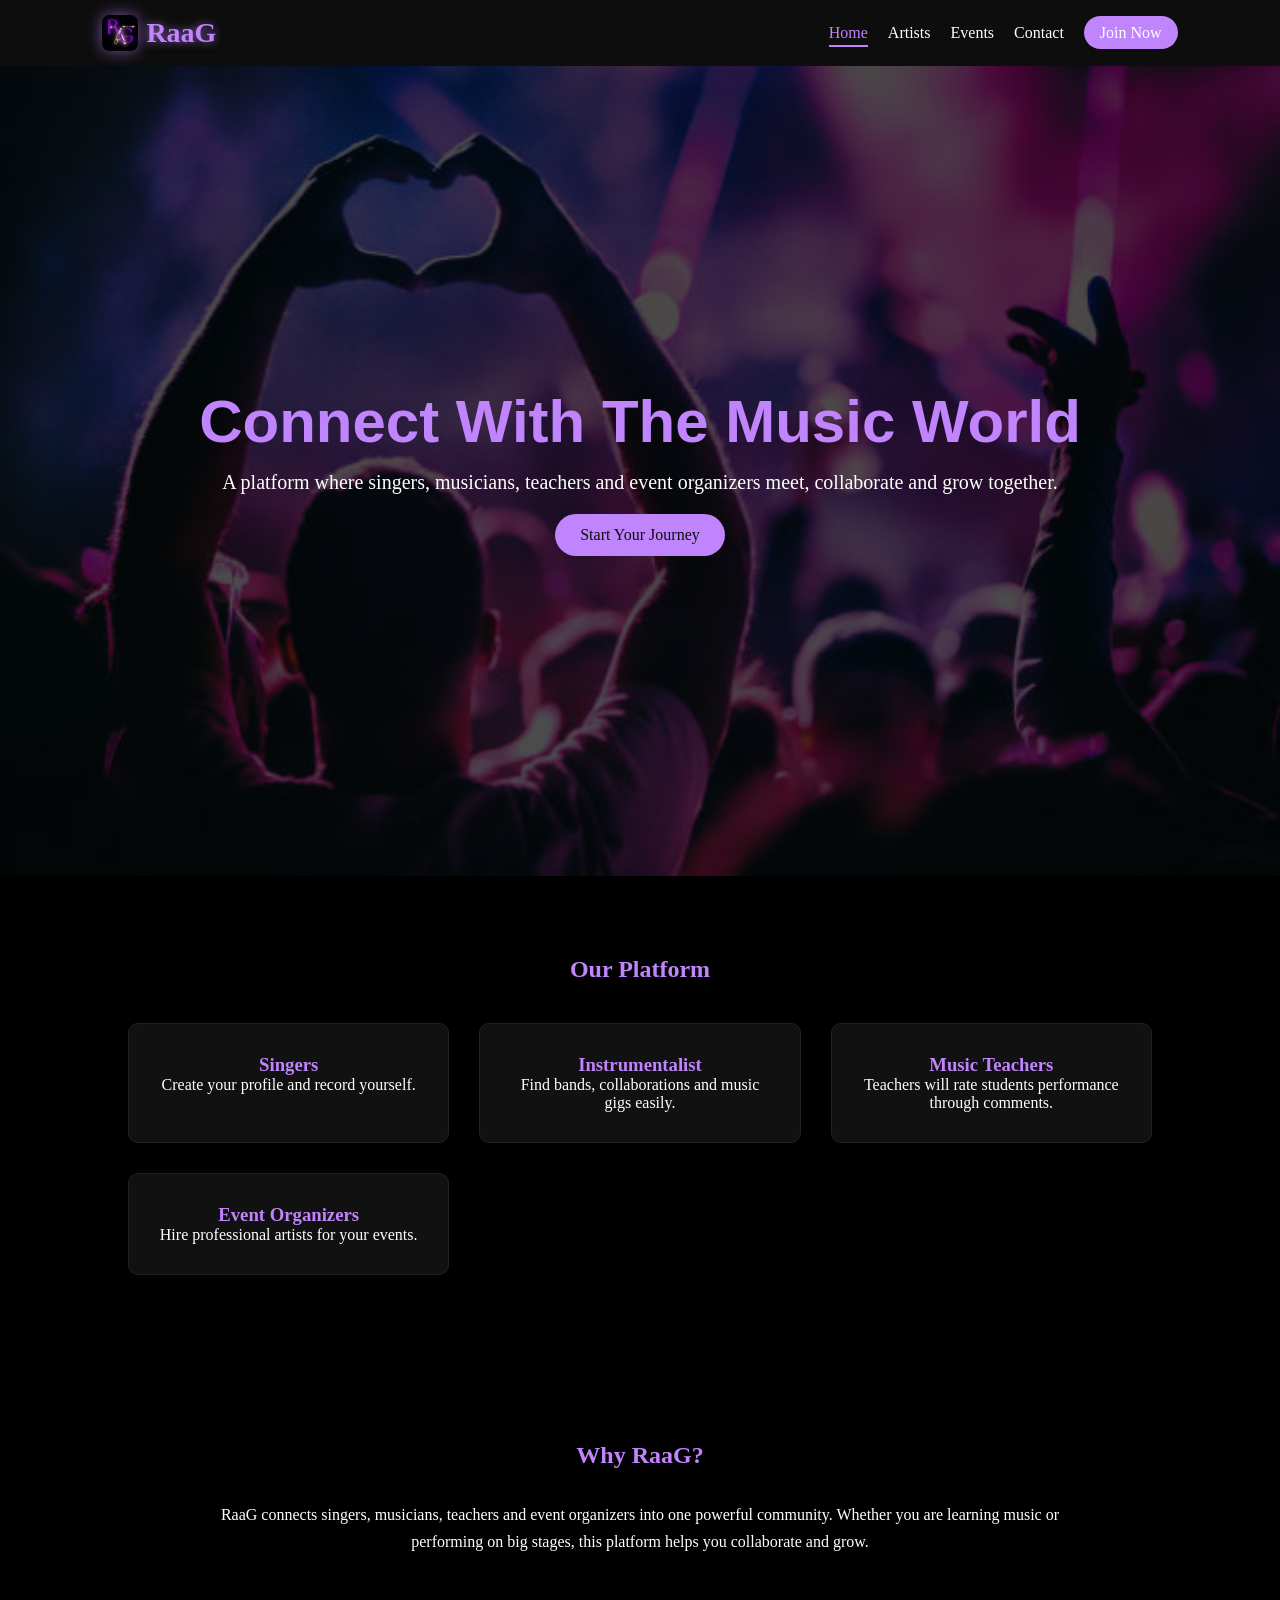
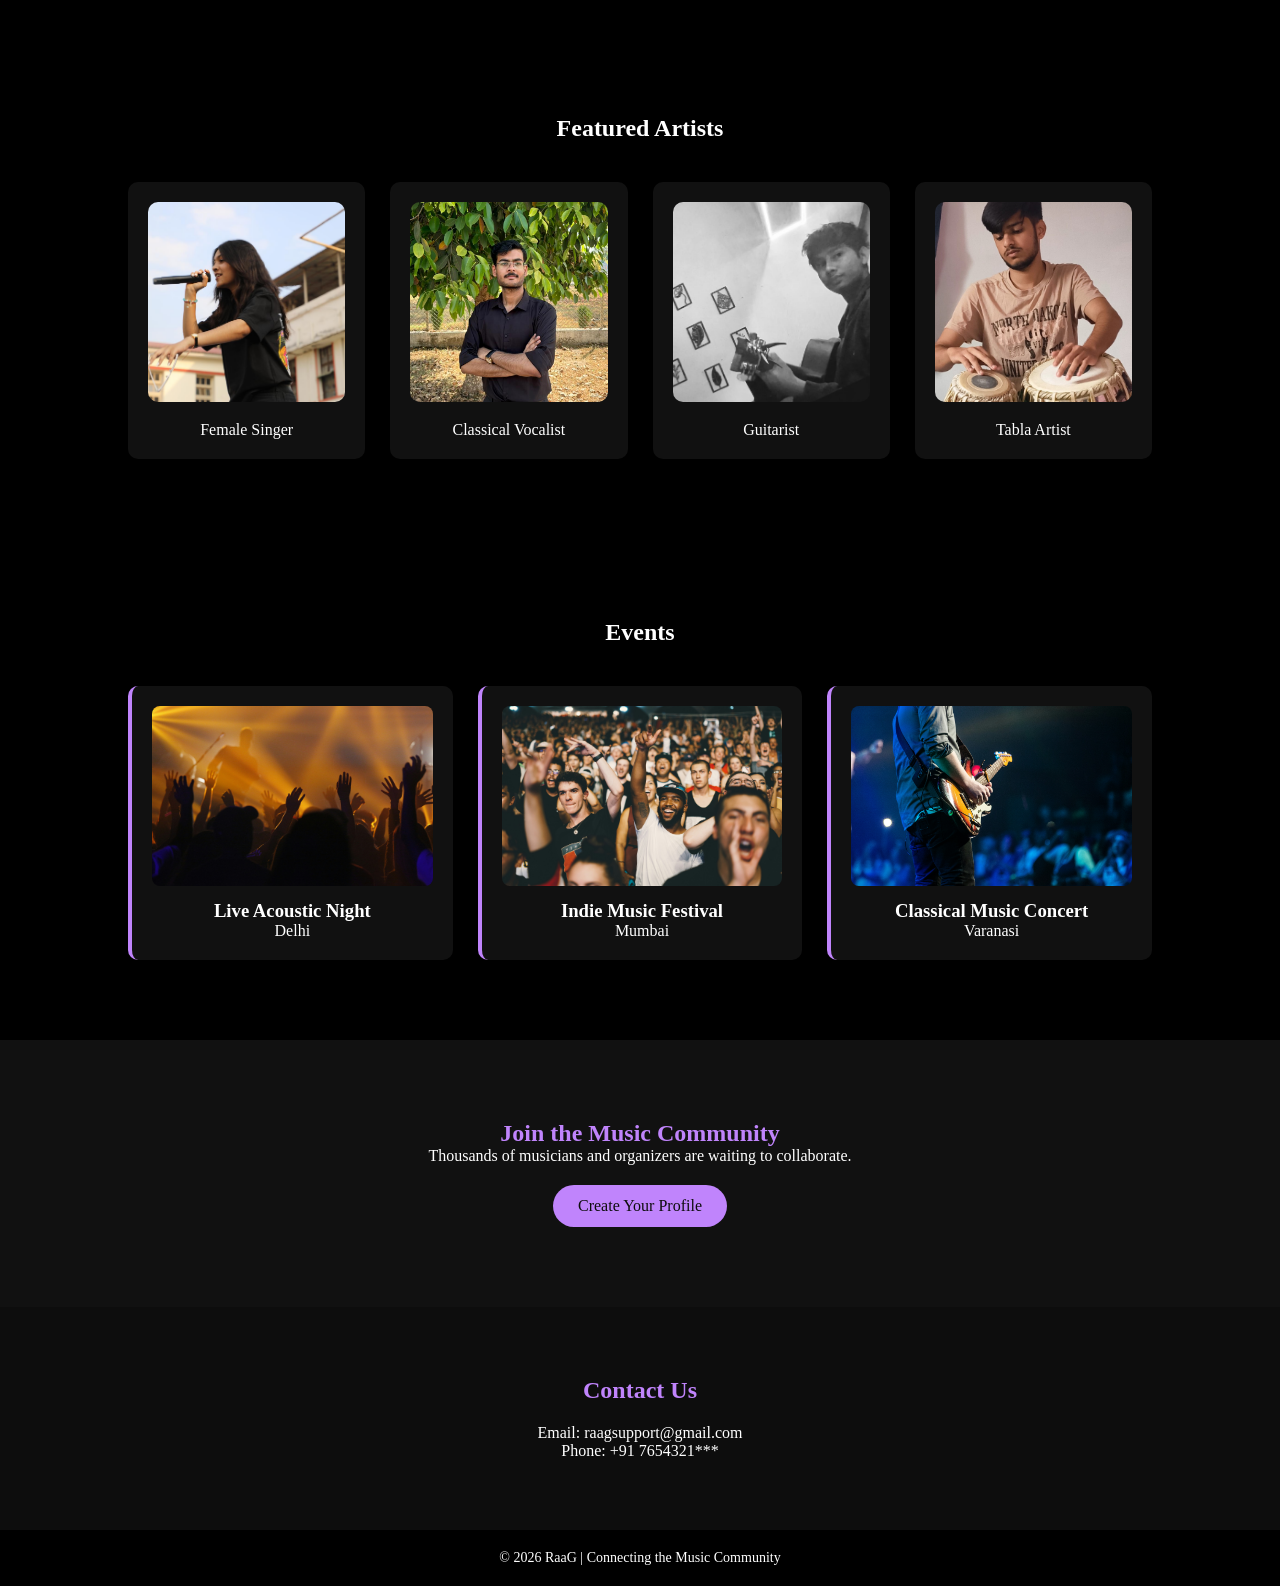
<file: index.html>
<!DOCTYPE html>
<html lang="en">

<head>
<meta charset="UTF-8">
<meta name="viewport" content="width=device-width, initial-scale=1.0">
<title>RaaG</title>
<link rel="stylesheet" href="style.css">
</head>

<body>

<header>

<nav>

<div class="logo">
  <img src="picture/RaaG logo.png" alt="RaaG Logo" class="logo-icon">
  RaaG
</div>


<ul>
<li><a href="#home">Home</a></li>
<li><a href="#artists">Artists</a></li>
<li><a href="#events">Events</a></li>
<li><a href="#contact">Contact</a></li>
<li><a href="login.html" class="btn">Join Now</a></li>
</ul>

</nav>

</header>


<section id="home" class="hero">

<div class="hero-text">

<h2>Connect With The Music World</h2>

<p>
A platform where singers, musicians, teachers and event organizers meet,
collaborate and grow together.
</p>

<a href="login.html" class="hero-btn">Start Your Journey</a>

</div>

</section>



<section class="features">

<h2>Our Platform</h2>

<div class="feature-container">

<div class="card">
<h3>Singers</h3>
<p>Create your profile and record yourself.</p>
</div>

<div class="card">
<h3>Instrumentalist</h3>
<p>Find bands, collaborations and music gigs easily.</p>
</div>

<div class="card">
<h3>Music Teachers</h3>
<p>Teachers will rate students performance through comments.</p>
</div>

<div class="card">
<h3>Event Organizers</h3>
<p>Hire professional artists for your events.</p>
</div>

</div>

</section>



<section class="about">

<h2>Why RaaG?</h2>

<p>
RaaG connects singers, musicians, teachers and event organizers
into one powerful community. Whether you are learning music or performing
on big stages, this platform helps you collaborate and grow.
</p>

</section>



<section id="artists" class="artists">

<h2>Featured Artists</h2>

<div class="artist-container">

<div class="artist-card">
<img src="picture/Palak 2.jpeg">
<h3></h3>
<p>Female Singer</p>
</div>

<div class="artist-card">
<img src="picture/Arpan.jpeg">
<h3></h3>
<p>Classical Vocalist</p>
</div>

<div class="artist-card">
<img src="picture/Krishna.jpeg">
<h3></h3>
<p>Guitarist</p>
</div>

<div class="artist-card">
<img src="picture/Tabla 3.jpeg">
<h3></h3>
<p>Tabla Artist</p>
</div>



</div>

</section>



<section id="events" class="events">

<h2>Events</h2>

<div class="event-container">

<div class="event-card">
<img src="picture/Photo 1.jpg">
<h3>Live Acoustic Night</h3>
<p>Delhi</p>
</div>

<div class="event-card">
<img src="picture/Photo 2.jpg">
<h3>Indie Music Festival</h3>
<p>Mumbai </p>
</div>

<div class="event-card">
<img src="picture/Photo 3.jpg">
<h3>Classical Music Concert</h3>
<p>Varanasi </p>
</div>

</div>

</section>



<section class="cta">

<h2>Join the Music Community</h2>

<p>Thousands of musicians and organizers are waiting to collaborate.</p>

<a href="login.html" class="hero-btn">Create Your Profile</a>

</section>



<section id="contact" class="contact">

<h2>Contact Us</h2>

<p>Email: raagsupport@gmail.com</p>
<p>Phone: +91 7654321***</p>

</section>



<footer>

<p>© 2026 RaaG | Connecting the Music Community</p>

</footer>
<script src="script.js"></script>
</body>
</html>
</file>
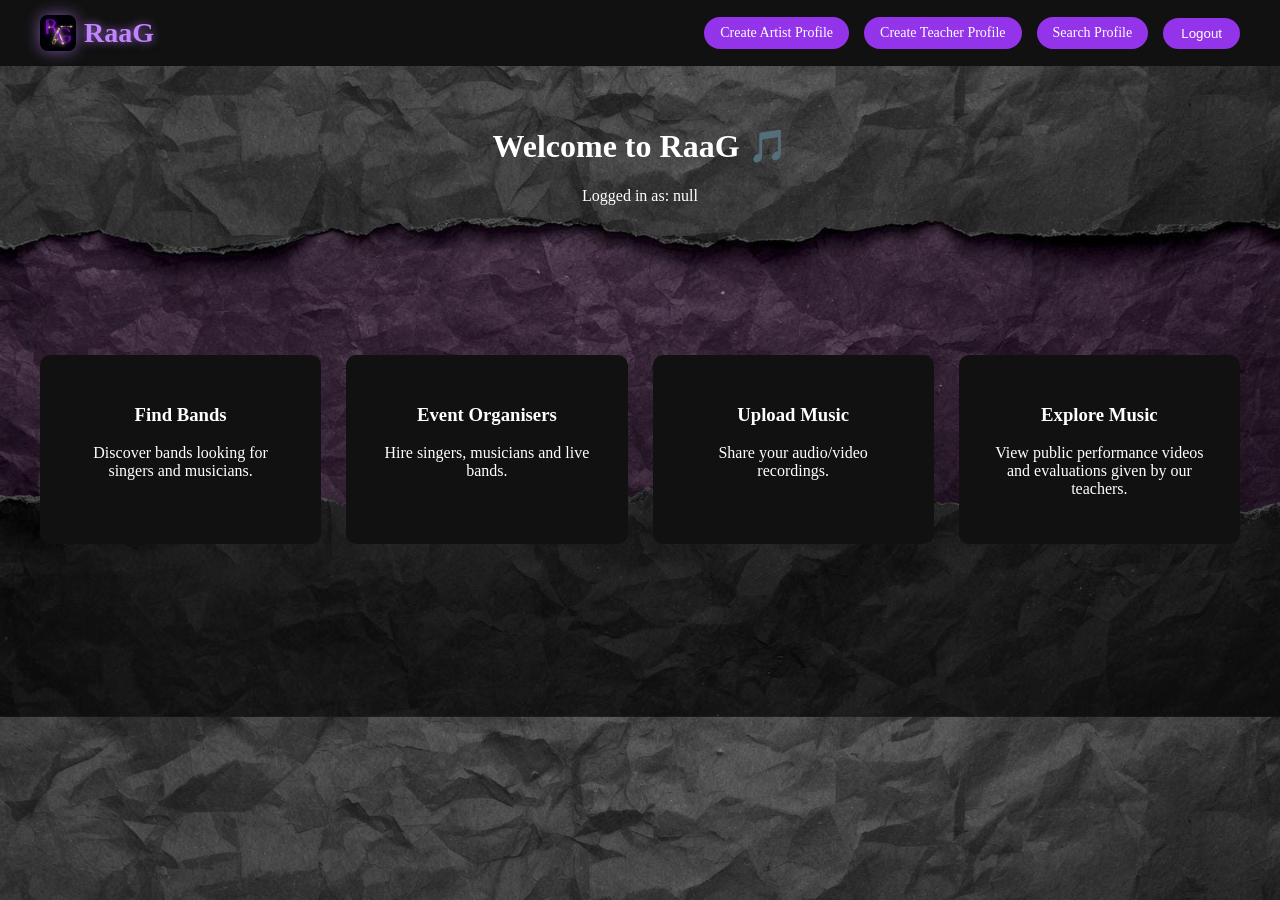
<file: dashboard.html>
<!DOCTYPE html>
<html lang="en">

<head>

<meta charset="UTF-8">
<meta name="viewport" content="width=device-width, initial-scale=1.0">

<title>RaaG Dashboard</title>

<link rel="stylesheet" href="dashboard.css">

</head>

<body>

<div class="navbar">

<div class="logo">
  <img src="picture/RaaG logo.png" alt="RaaG Logo" class="logo-icon">
  RaaG
</div>


<div class="nav-buttons">

<a href="profile.html" class="nav-btn">Create Artist Profile</a>

<a href="teacher-profile.html" class="nav-btn" id="teacherBtn">Create Teacher Profile</a>

  <a href="search-profiles.html" class="nav-btn">Search Profile</a>

<button class="logout-btn" onclick="logout()">Logout</button>

</div>

</div>

<div class="dashboard">

<h1>Welcome to RaaG 🎵</h1>

<p id="userEmail"></p>

<div class="cards">


<div class="cards">

  <a href="find-bands.html" class="card">
    <h3>Find Bands</h3>
    <p>Discover bands looking for singers and musicians.</p>
  </a>

  
  <a href="event-organisers.html" class="card">
    <h3>Event Organisers</h3>
    <p>Hire singers, musicians and live bands.</p>
  </a>

  <a href="upload-music.html" class="card">
<h3>Upload Music</h3>
<p>Share your audio/video recordings.</p>
</a>

 <a href="uploaded-videos.html" class="card">
    <h3>Explore Music </h3>
    <p>View public performance videos and evaluations given by our teachers.</p>
  </a>

</div>

</div>

<script>

const email = localStorage.getItem("userEmail");

document.getElementById("userEmail").innerText = "Logged in as: " + email;

function logout(){

localStorage.removeItem("userEmail");

window.location.href = "index.html";

}

</script>

</body>

</html>
</file>
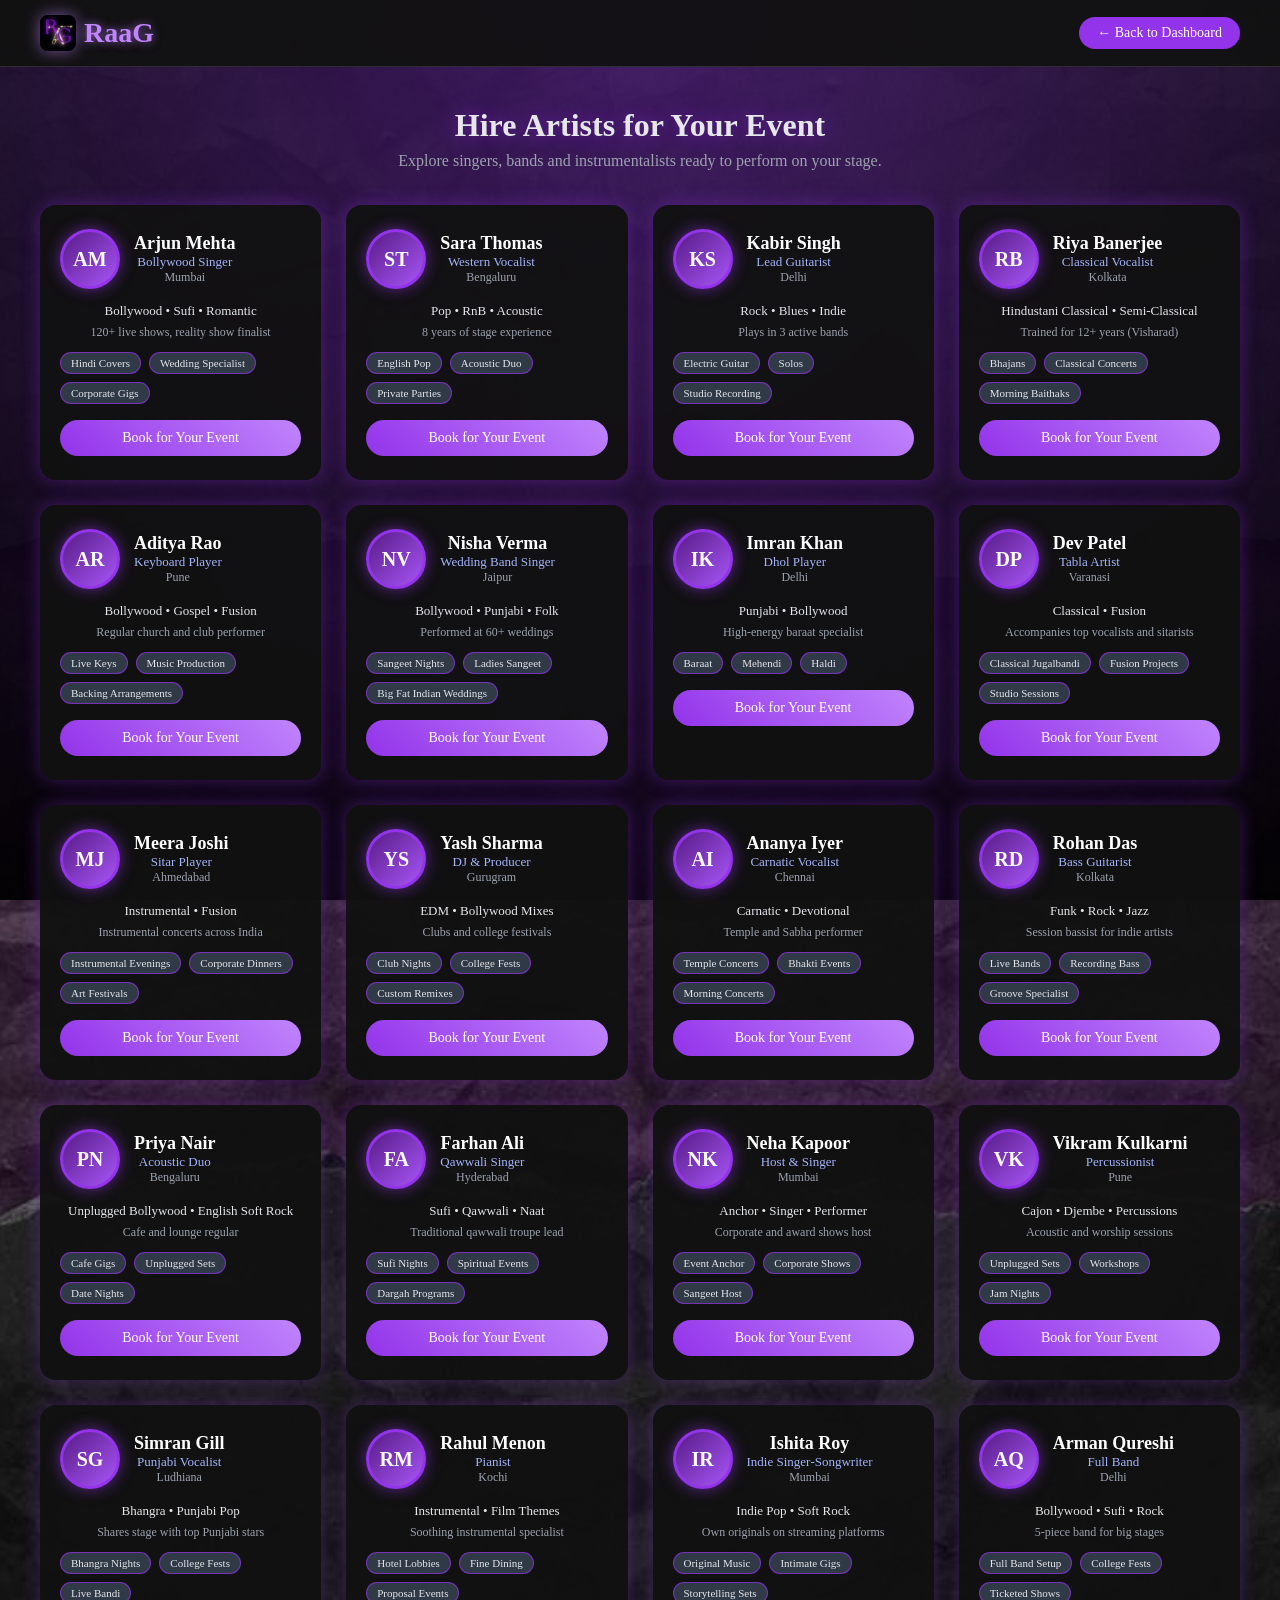
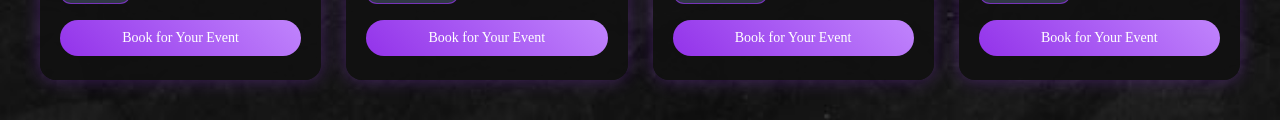
<file: event-organisers.html>
<!DOCTYPE html>
<html lang="en">
<head>
  <meta charset="UTF-8">
  <title>Event Organisers | RaaG</title>
  <link rel="stylesheet" href="event-organisers.css">
</head>
<body>
  <nav class="navbar">
    <div class="logo">
  <img src="picture/RaaG logo.png" alt="RaaG Logo" class="logo-icon">
  RaaG
</div>

    <a href="dashboard.html" class="back-btn">← Back to Dashboard</a>
  </nav>

  <section class="container">
    <h1 class="page-title">Hire Artists for Your Event</h1>
    <p class="subtitle">
      Explore singers, bands and instrumentalists ready to perform on your stage.
    </p>

    <div class="profiles-grid" id="profilesGrid">
      <!-- Cards injected by JS -->
    </div>
  </section>

  <script src="event-organisers.js"></script>
</body>
</html>
</file>
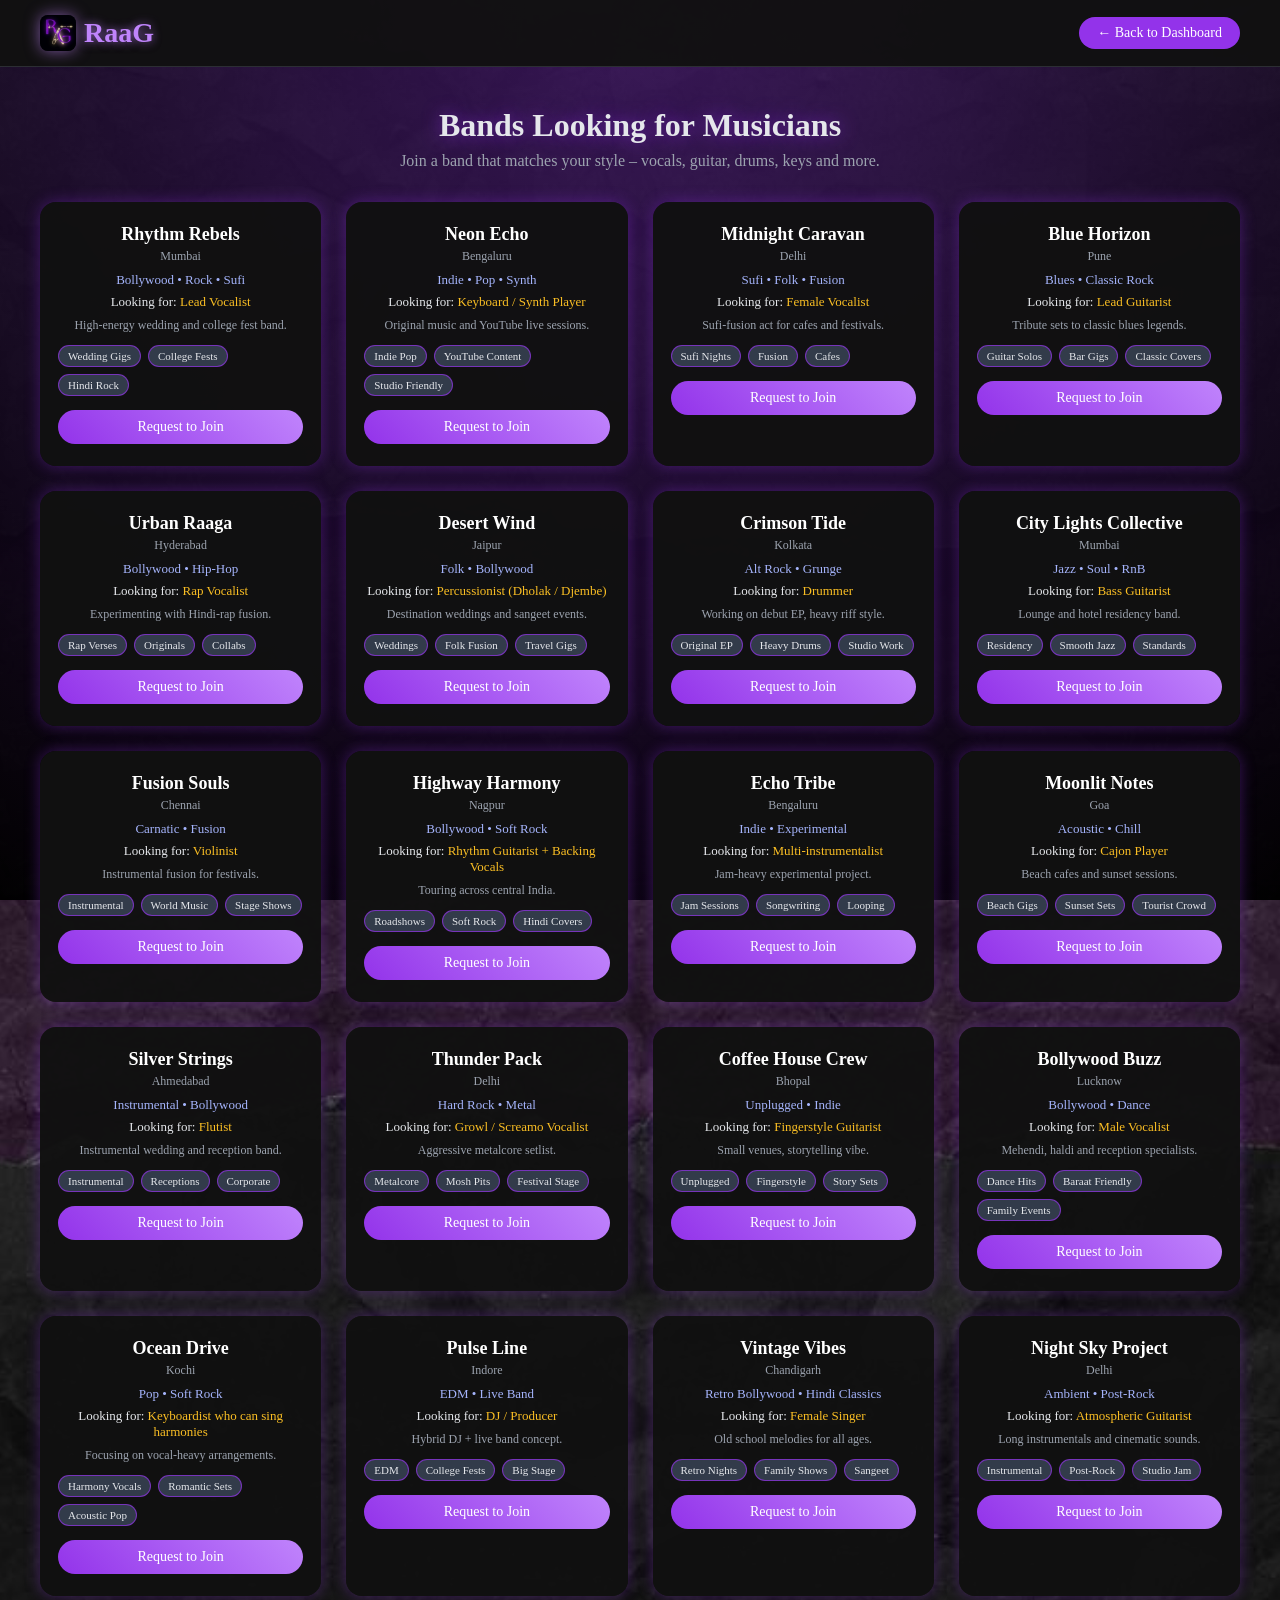
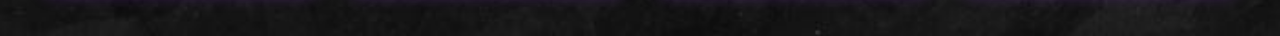
<file: find-bands.html>
<!DOCTYPE html>
<html lang="en">
<head>
  <meta charset="UTF-8">
  <title>Find Bands | RaaG</title>
  <link rel="stylesheet" href="find-bands.css">
</head>
<body>
  <nav class="navbar">
    <div class="logo">
  <img src="picture/RaaG logo.png" alt="RaaG Logo" class="logo-icon">
  RaaG
</div>

    <a href="dashboard.html" class="back-btn">← Back to Dashboard</a>
  </nav>

  <section class="container">
    <h1 class="page-title">Bands Looking for Musicians</h1>
    <p class="subtitle">
      Join a band that matches your style – vocals, guitar, drums, keys and more.
    </p>

    <div class="band-grid" id="bandGrid">
      <!-- Cards injected by JS -->
    </div>
  </section>

  <script src="find-bands.js"></script>
</body>
</html>
</file>
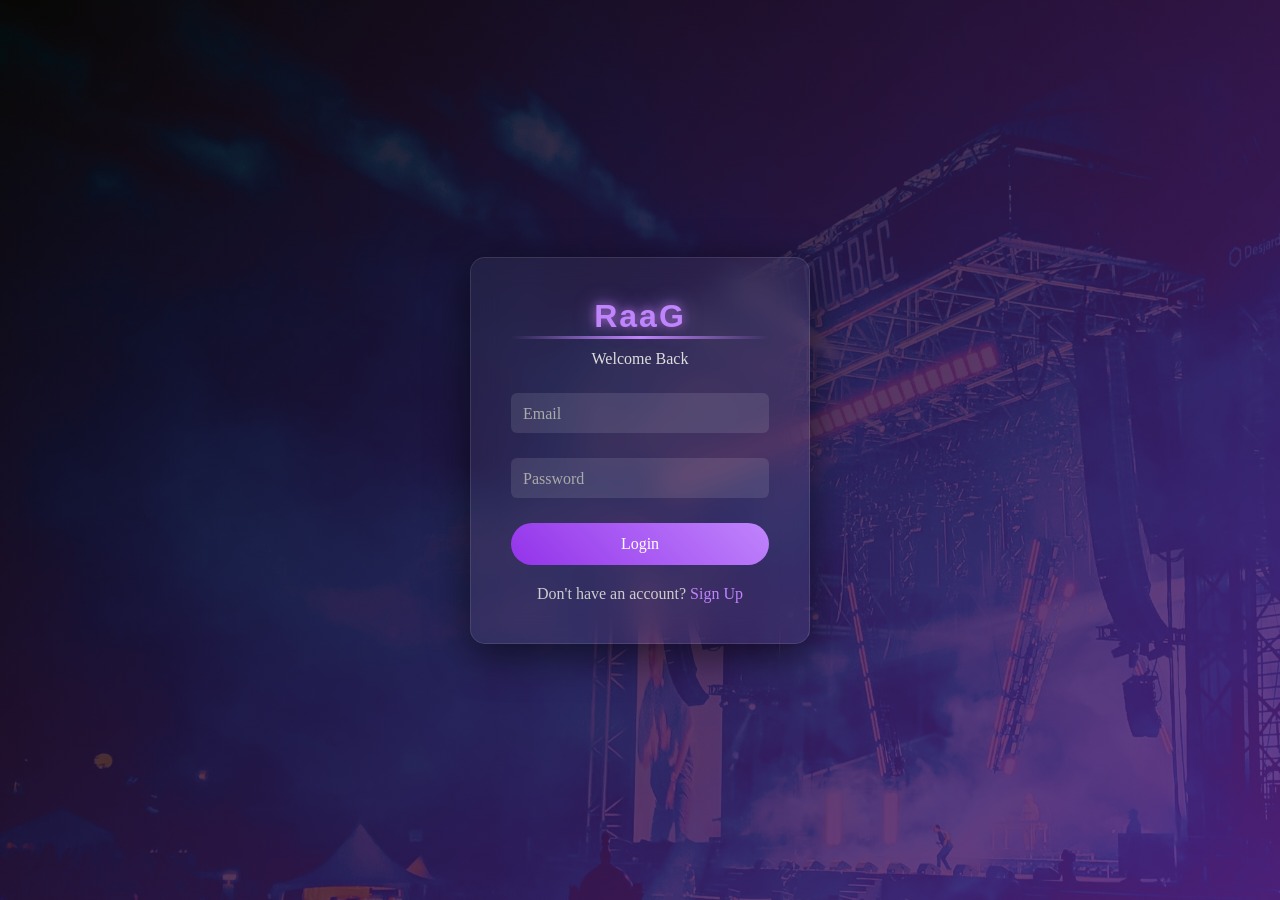
<file: login.html>
<!DOCTYPE html>
<html lang="en">

<head>

<meta charset="UTF-8">
<meta name="viewport" content="width=device-width, initial-scale=1.0">

<title>MusicVilla Login</title>

<link rel="stylesheet" href="login.css">

</head>

<body>

<div class="background-overlay"></div>

<div class="login-card">

<h1>RaaG</h1>
<p class="subtitle">Welcome Back</p>

<form id="loginForm">

<div class="input-group">
<input type="email" id="email" required>
<label>Email</label>
</div>

<div class="input-group">
<input type="password" id="password" required>
<label>Password</label>
</div>

<button type="submit" class="login-btn">Login</button>

<p class="signup-text">
Don't have an account? <a href="#">Sign Up</a>
</p>

</form>

</div>

<script src="login.js"></script>

</body>
</html>
</file>
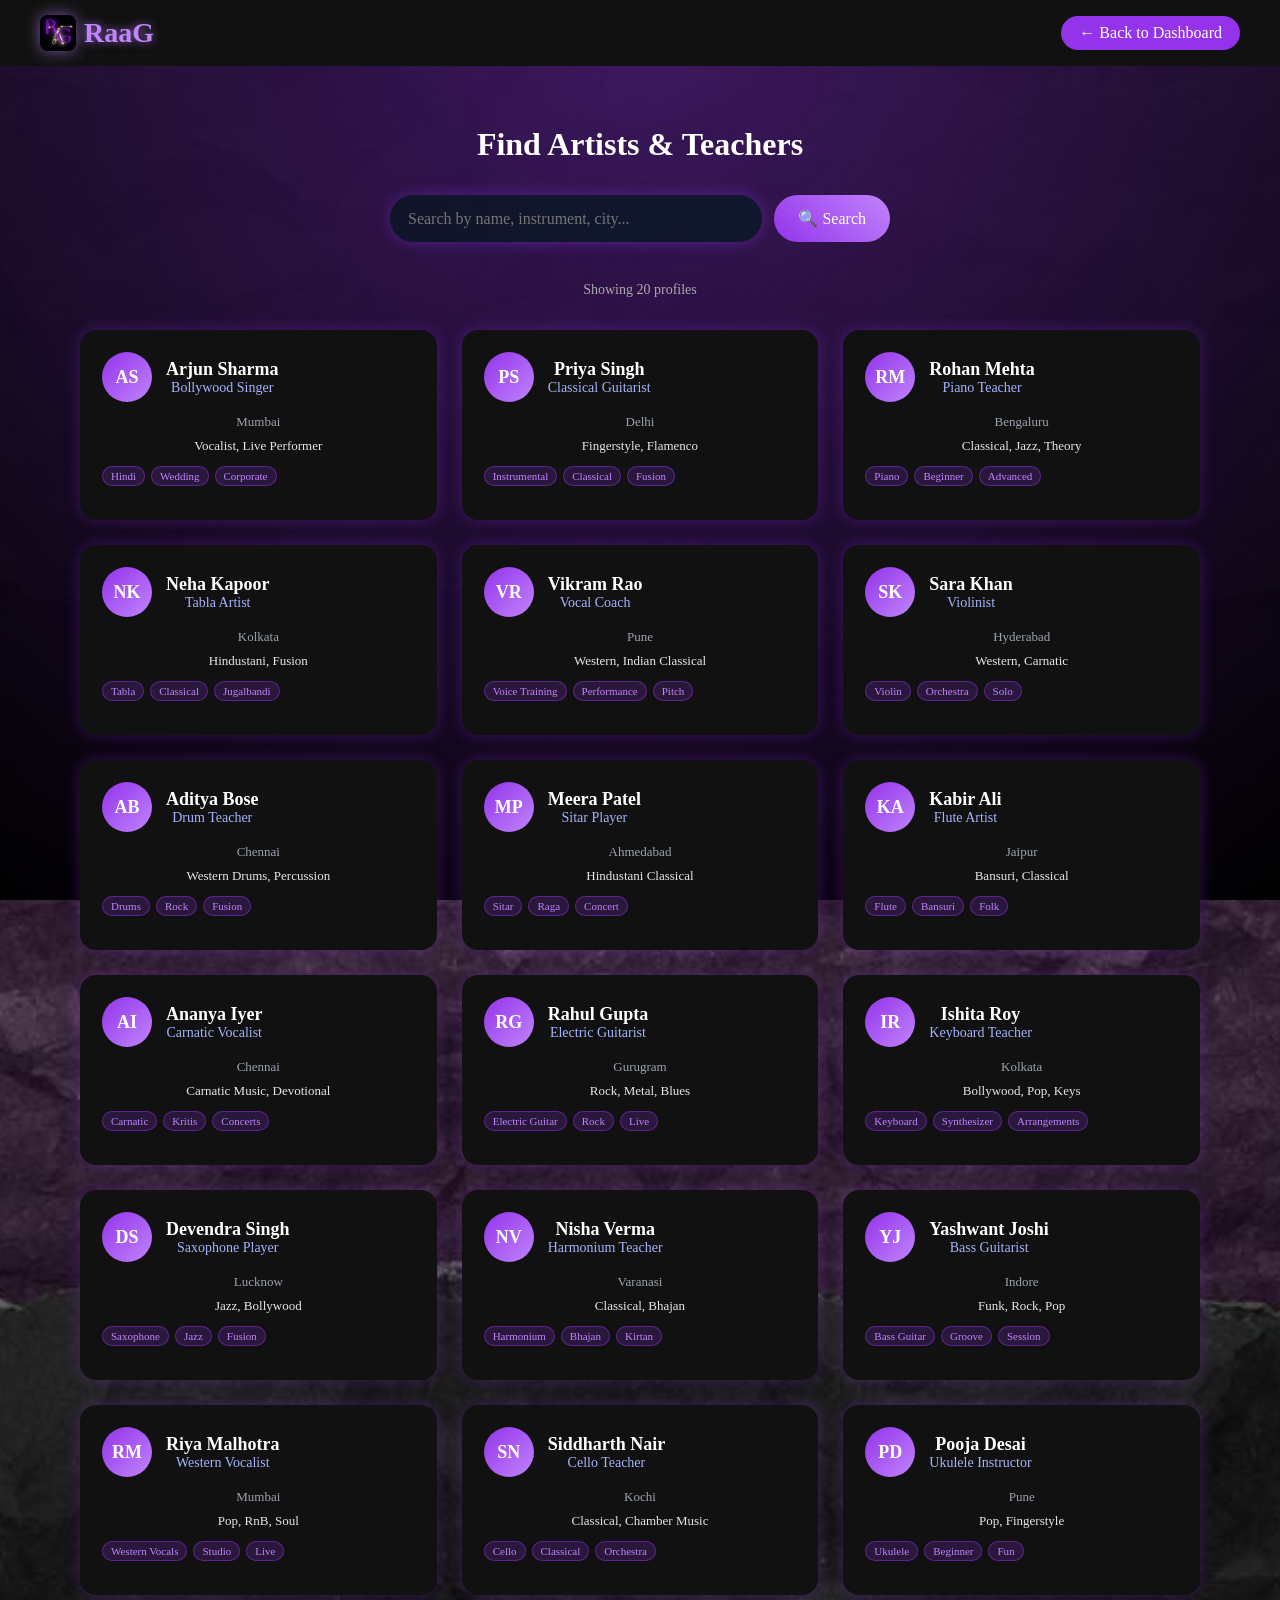
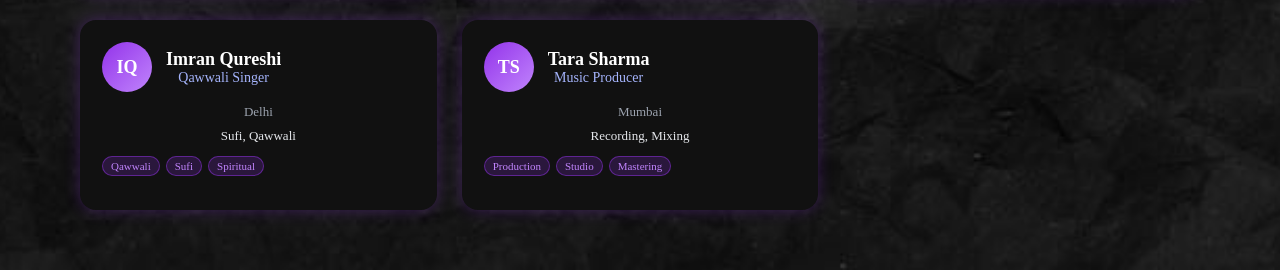
<file: search-profiles.html>
<!DOCTYPE html>
<html lang="en">
<head>
  <meta charset="UTF-8">
  <title>Search Profiles | RaaG</title>
  <link rel="stylesheet" href="search-profiles.css">
</head>
<body>
  <nav class="navbar">
    <div class="logo">
  <img src="picture/RaaG logo.png" alt="RaaG Logo" class="logo-icon">
  RaaG
</div>

    <a href="dashboard.html" class="back-btn">← Back to Dashboard</a>
  </nav>

  <section class="search-section">
    <h1 class="page-title">Find Artists & Teachers</h1>
    
    <div class="search-container">
      <input type="text" id="searchInput" placeholder="Search by name, instrument, city...">
      <button id="searchBtn">🔍 Search</button>
    </div>

    <div class="results-info" id="resultsInfo">
      Showing <span id="totalCount">20</span> profiles
    </div>

    <div class="profiles-grid" id="profilesGrid">
      <!-- Profiles loaded by JS -->
    </div>
  </section>

  <script src="search-profiles.js"></script>
</body>
</html>
</file>
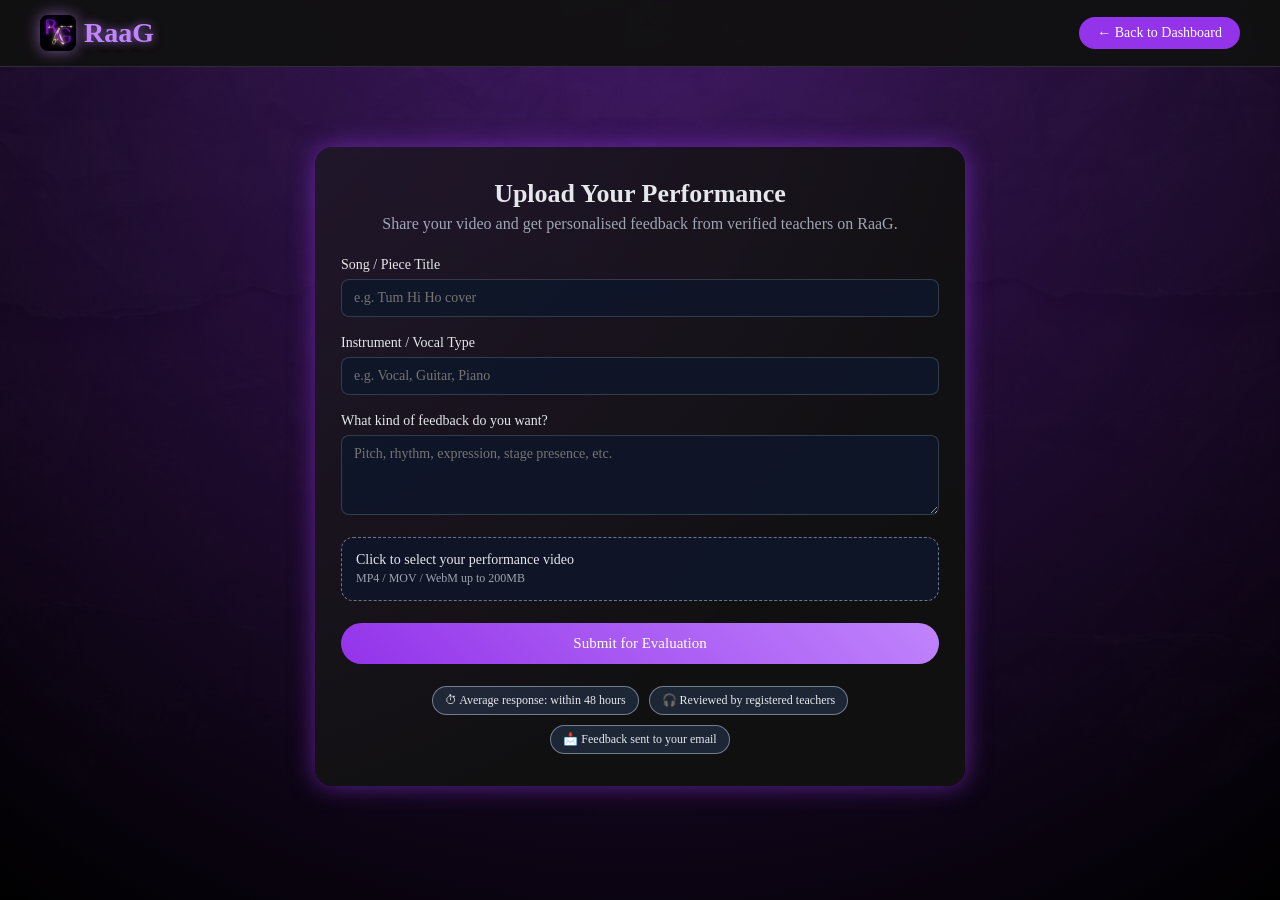
<file: upload-music.html>
<!DOCTYPE html>
<html lang="en">
<head>
  <meta charset="UTF-8">
  <title>Upload Music | RaaG</title>
  <link rel="stylesheet" href="upload-music.css">
</head>
<body>
  <nav class="navbar">
    <div class="logo">
  <img src="picture/RaaG logo.png" alt="RaaG Logo" class="logo-icon">
  RaaG
</div>

    <a href="dashboard.html" class="back-btn">← Back to Dashboard</a>
  </nav>

  <section class="upload-section">
    <div class="upload-card">
      <h1 class="title">Upload Your Performance</h1>
      <p class="subtitle">
        Share your video and get personalised feedback from verified teachers on RaaG.
      </p>

      <form id="uploadForm">
        <div class="input-group">
          <label for="songTitle">Song / Piece Title</label>
          <input type="text" id="songTitle" placeholder="e.g. Tum Hi Ho cover" required>
        </div>

        <div class="input-group">
          <label for="instrument">Instrument / Vocal Type</label>
          <input type="text" id="instrument" placeholder="e.g. Vocal, Guitar, Piano" required>
        </div>

        <div class="input-group">
          <label for="goals">What kind of feedback do you want?</label>
          <textarea id="goals" placeholder="Pitch, rhythm, expression, stage presence, etc."></textarea>
        </div>

        <div class="file-group">
          <label class="file-label" for="videoFile">
            <span class="file-main-text">Click to select your performance video</span>
            <span class="file-sub-text" id="fileName">MP4 / MOV / WebM up to 200MB</span>
          </label>
          <input type="file" id="videoFile" accept="video/*" required>
        </div>

        <div class="preview-container" id="previewContainer">
          <video id="videoPreview" controls></video>
        </div>

        <button type="submit" class="submit-btn">Submit for Evaluation</button>
      </form>

      <div id="successMessage"></div>

      <div class="info-strip">
        <div class="info-pill">⏱ Average response: within 48 hours</div>
        <div class="info-pill">🎧 Reviewed by registered teachers</div>
        <div class="info-pill">📩 Feedback sent to your email</div>
      </div>
    </div>
  </section>

  <script src="upload-music.js"></script>
</body>
</html>
</file>
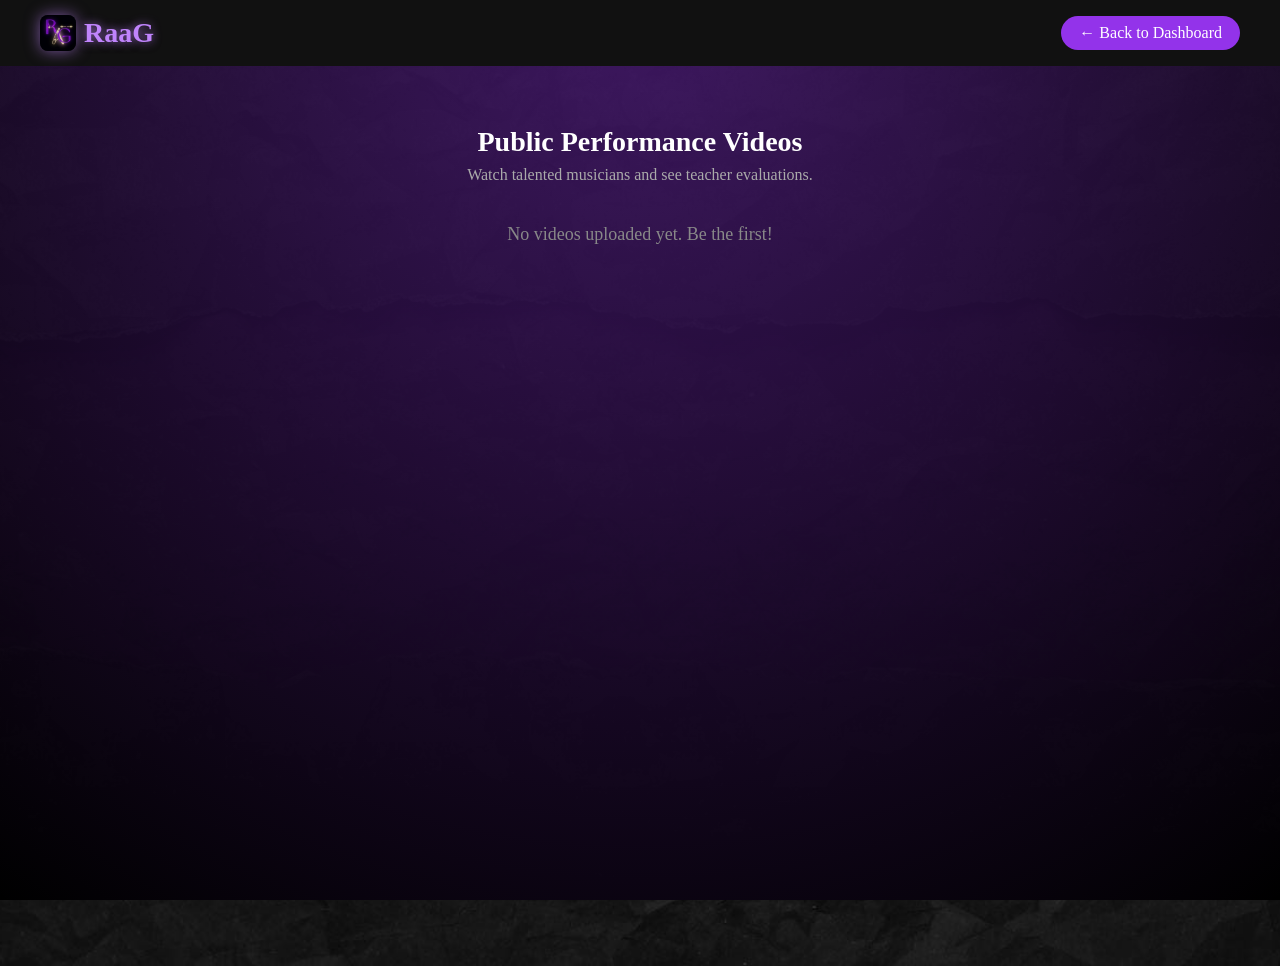
<file: uploaded-videos.html>
<!DOCTYPE html>
<html lang="en">
<head>
  <meta charset="UTF-8">
  <title>Uploaded Videos | RaaG</title>
  <link rel="stylesheet" href="uploaded-videos.css">
</head>
<body>
  <nav class="navbar">
    <div class="logo">
  <img src="picture/RaaG logo.png" alt="RaaG Logo" class="logo-icon">
  RaaG
</div>

    <a href="dashboard.html" class="back-btn">← Back to Dashboard</a>
  </nav>

  <section class="videos-container">
    <h1 class="page-title">Public Performance Videos</h1>
    <p class="subtitle">Watch talented musicians and see teacher evaluations.</p>

    <div class="videos-grid" id="videosGrid">
      <div class="no-videos" id="noVideos">
        <p>No videos uploaded yet. Be the first!</p>
      </div>
    </div>
  </section>

  <script src="uploaded-videos.js"></script>
</body>
</html>
</file>
<file: style.css>
*{
margin:0;
padding:0;
box-sizing:border-box;
font-family:Segoe UI;
}

body{
background:black;
color:white;
}


/* NAVBAR */

header{
background:#0d0d0d;
padding:15px 8%;
position:sticky;
top:0;
z-index: 1000;
}

nav{
display:flex;
justify-content:space-between;
align-items:center;
flex-wrap:wrap;
}

.logo {
  display: flex;
  align-items: center;
  gap: 8px;              /* space between icon and text */
  font-size: 28px;
  font-weight: 900;
  color: #c084fc;
  text-decoration: none;
}

/* LOGO ICON */
.logo-icon {
  width: 36px;           /* perfect size */
  height: 36px;
  border-radius: 8px;    /* slight rounded corners */
  box-shadow: 0 0 15px rgba(192,132,252,0.6);  /* purple glow */
  transition: 0.3s;
}

.logo:hover .logo-icon {
  transform: scale(1.1); /* hover zoom */
  box-shadow: 0 0 25px rgba(192,132,252,0.9);
}

/* Text glow (from previous) */
.logo {
  text-shadow: 
    0 0 10px rgba(192,132,252,0.8),
    0 2px 8px rgba(0,0,0,0.8);
}



nav ul{
display:flex;
list-style:none;
}

nav ul li{
margin-left:20px;
}

nav ul li a.active {
  color: #c084fc !important;
  border-bottom: 2px solid #c084fc;
  padding-bottom: 4px;
}

nav ul li a{
color:white;
text-decoration:none;
transition:0.3s;
}

nav ul li a:hover{
color:#a3d5e1;
}

.btn{
background:#c084fc;
padding:8px 16px;
border-radius:20px;
}



/* HERO */

.hero{
height:90vh;
display:flex;
justify-content:center;
align-items:center;
text-align:center;
background:linear-gradient(rgba(0,0,0,0.7),rgba(0,0,0,0.7)),
url("picture/trial 1.jpeg");
background-size:cover;
background-position:center;
}

.hero-text h2{
font-family:'Lucida Sans', 'Lucida Sans Regular', 'Lucida Grande', 'Lucida Sans Unicode', Geneva, Verdana, sans-serif;
font-size:60px;
color:#c084fc;
}

.hero-text p{
margin-top:15px;
font-size:20px;
}

.hero-btn{
display:inline-block;
margin-top:20px;
background:#c084fc;
padding:12px 25px;
border-radius:25px;
color:#0d0d0d;
text-decoration:none;
transition:0.4s;
}

.hero-btn:hover{
transform:scale(1.1);
}


/* FEATURES */

.features{
padding:80px 10%;
text-align:center;
}

.features h2{
color:#c084fc;
}

.feature-container{
margin-top:40px;
display:grid;
grid-template-columns:repeat(auto-fit,minmax(250px,1fr));
gap:30px;
}

.card{
background:#111;
padding:30px;
border-radius:10px;
transition:0.4s;
border:1px solid #222;
}

.card:hover{
transform:translateY(-10px);
border-color:#c084fc;
}

.card h3{
color:#c084fc;
}


/* ABOUT */

.about{
padding:80px 15%;
text-align:center;
line-height:1.7;
}

.about h2{
margin-bottom:25px;
color:#c084fc;
}


/* ARTISTS */

.artists{
padding:80px 10%;
text-align:center;
}

.artist-container{
margin-top:40px;
display:grid;
grid-template-columns:repeat(auto-fit,minmax(200px,1fr));
gap:25px;
}

.artist-card{
background:#111;
padding:20px;
border-radius:10px;
transition:0.4s;
}

.artist-card:hover{
transform:scale(1.05);
background:#1a1a1a;
}

.artist-card img{
width:100%;
height:200px;
object-fit:cover;
border-radius:10px;
margin-bottom:15px;
}


/* EVENTS */

.events{
padding:80px 10%;
text-align:center;
}

.event-container{
margin-top:40px;
display:grid;
grid-template-columns:repeat(auto-fit,minmax(220px,1fr));
gap:25px;
}

.event-card{
background:#111;
padding:20px;
border-radius:10px;
border-left:4px solid #c084fc;
}

.event-card img{
width:100%;
height:180px;
object-fit:cover;
border-radius:8px;
margin-bottom:10px;
}


/* CTA */

.cta{
background:#111;
padding:80px 20px;
text-align:center;
}

.cta h2{
color:#c084fc;
}


/* CONTACT */

.contact{
padding:70px;
text-align:center;
background:#0d0d0d;
}

.contact h2{
color:#c084fc;
margin-bottom:20px;
}


/* FOOTER */

footer{
background:black;
text-align:center;
padding:20px;
font-size:14px;
}


/* MOBILE */

@media(max-width:768px){

.hero-text h2{
font-size:32px;
}

nav ul{
flex-wrap:wrap;
justify-content:center;
margin-top:10px;
}

nav ul li{
margin:8px;
}

.about{
padding:60px 20px;
}

}
</file>
<file: dashboard.css>
body{
margin:0;
font-family:Segoe UI;
background:black;
color:white;
background-image:url(picture/t6.jpeg) ;
background-size: cover;
}

/* NAVBAR */

.navbar{
background:#111;
padding:15px 40px;
display:flex;
justify-content:space-between;
align-items:center;
}

.logo {
  display: flex;
  align-items: center;
  gap: 8px;              /* space between icon and text */
  font-size: 28px;
  font-weight: 900;
  color: #c084fc;
  text-decoration: none;
}

/* LOGO ICON */
.logo-icon {
  width: 36px;           /* perfect size */
  height: 36px;
  border-radius: 8px;    /* slight rounded corners */
  box-shadow: 0 0 15px rgba(192,132,252,0.6);  /* purple glow */
  transition: 0.3s;
}

.logo:hover .logo-icon {
  transform: scale(1.1); /* hover zoom */
  box-shadow: 0 0 25px rgba(192,132,252,0.9);
}

/* Text glow (from previous) */
.logo {
  text-shadow: 
    0 0 10px rgba(192,132,252,0.8),
    0 2px 8px rgba(0,0,0,0.8);
}



.logout-btn{
background:#9333ea;
border:none;
padding:8px 18px;
color:white;
border-radius:20px;
cursor:pointer;
transition:0.3s;
}

.logout-btn:hover{
background:#7e22ce;
}

/* DASHBOARD */

.dashboard{
padding:40px;
text-align:center;
}

.cards{
margin-top:75px;
display:grid;
grid-template-columns:repeat(auto-fit,minmax(220px,1fr));
gap:25px;
}

/* CARD */

.card{
background:#111;
padding:30px;
border-radius:10px;
transition:0.3s;
text-decoration:none;
color:white;
display:block;
}

.card:hover{
transform:translateY(-8px);
box-shadow:0 0 15px #9333ea;
}

.nav-buttons{
display:flex;
gap:15px;
align-items:center;
}

.nav-btn{

text-decoration:none;

background:#9333ea;

color:white;

padding:8px 16px;

border-radius:20px;

font-size:14px;

transition:0.3s;

}

.nav-btn:hover{

background:#7e22ce;
transform:scale(1.05);

}
</file>
<file: event-organisers.css>
* {
  margin: 0;
  padding: 0;
  box-sizing: border-box;
  font-family: Segoe UI;
}

body {
  background: black;
  color: white;
  min-height: 100vh;
  background-image: url("picture/t6.jpeg");
  background-size: cover;
  background-position: center;
  position: relative;
  overflow-x: hidden;
}

/* subtle dark overlay */
body::before {
  content: "";
  position: fixed;
  inset: 0;
  background: radial-gradient(circle at top, rgba(147,51,234,0.4), transparent),
              linear-gradient(to bottom, rgba(0,0,0,0.8), rgba(0,0,0,0.95));
  z-index: -1;
}

/* NAVBAR */

.navbar {
  background: rgba(17,17,17,0.95);
  padding: 15px 40px;
  display: flex;
  justify-content: space-between;
  align-items: center;
  border-bottom: 1px solid rgba(148,163,184,0.2);
}

.logo {
  display: flex;
  align-items: center;
  gap: 8px;              /* space between icon and text */
  font-size: 28px;
  font-weight: 900;
  color: #c084fc;
  text-decoration: none;
}

/* LOGO ICON */
.logo-icon {
  width: 36px;           /* perfect size */
  height: 36px;
  border-radius: 8px;    /* slight rounded corners */
  box-shadow: 0 0 15px rgba(192,132,252,0.6);  /* purple glow */
  transition: 0.3s;
}

.logo:hover .logo-icon {
  transform: scale(1.1); /* hover zoom */
  box-shadow: 0 0 25px rgba(192,132,252,0.9);
}

/* Text glow (from previous) */
.logo {
  text-shadow: 
    0 0 10px rgba(192,132,252,0.8),
    0 2px 8px rgba(0,0,0,0.8);
}



.back-btn {
  color: white;
  text-decoration: none;
  background: #9333ea;
  padding: 8px 18px;
  border-radius: 20px;
  transition: 0.3s;
  font-size: 14px;
}

.back-btn:hover {
  background: #7e22ce;
  transform: scale(1.05);
}

/* PAGE */

.container {
  padding: 40px;
  text-align: center;
  animation: fadeIn 0.9s ease;
}

.page-title {
  font-size: 32px;
  color: #e5e7eb;
  text-shadow: 0 0 20px rgba(147,51,234,0.6);
}

.subtitle {
  color: #9ca3af;
  margin-top: 8px;
  margin-bottom: 35px;
}

/* PROFILES GRID */

.profiles-grid {
  display: grid;
  grid-template-columns: repeat(auto-fit, minmax(230px, 1fr));
  gap: 25px;
}

/* PROFILE CARD */

.profile-card {
  background: rgba(17,17,17,0.95);
  border-radius: 16px;
  padding: 24px 20px;
  box-shadow: 0 0 18px rgba(147,51,234,0.35);
  position: relative;
  overflow: hidden;
  transform: translateY(20px);
  opacity: 0;
  animation: slideUp 0.7s ease forwards;
}

.profile-card::before {
  content: "";
  position: absolute;
  inset: 0;
  background: radial-gradient(circle at top left, rgba(147,51,234,0.25), transparent 55%);
  opacity: 0;
  transition: 0.4s;
}

.profile-card:hover::before {
  opacity: 1;
}

.profile-header {
  display: flex;
  align-items: center;
  gap: 14px;
  margin-bottom: 14px;
}

.avatar {
  width: 60px;
  height: 60px;
  border-radius: 50%;
  border: 3px solid #9333ea;
  object-fit: cover;
  background: linear-gradient(135deg,#581c87,#a855f7);
  display: flex;
  align-items: center;
  justify-content: center;
  font-weight: 600;
  color: #f9fafb;
  font-size: 20px;
  box-shadow: 0 0 15px rgba(147,51,234,0.6);
}

.profile-info h3 {
  margin: 0;
  font-size: 18px;
}

.role {
  font-size: 13px;
  color: #a5b4fc;
}

.city {
  font-size: 12px;
  color: #9ca3af;
}

.genre {
  font-size: 13px;
  color: #e5e7eb;
  margin-bottom: 6px;
}

.experience {
  font-size: 12px;
  color: #9ca3af;
}

.tag-row {
  margin-top: 12px;
  display: flex;
  flex-wrap: wrap;
  gap: 8px;
}

.tag {
  font-size: 11px;
  padding: 4px 10px;
  border-radius: 999px;
  background: rgba(55,65,81,0.85);
  border: 1px solid rgba(147,51,234,0.7);
  color: #e5e7eb;
}

/* CTA BUTTON */

.book-btn {
  margin-top: 16px;
  width: 100%;
  padding: 10px 0;
  border: none;
  border-radius: 999px;
  background: linear-gradient(45deg,#9333ea,#c084fc);
  color: white;
  font-size: 14px;
  cursor: pointer;
  transition: 0.25s;
}

.book-btn:hover {
  transform: scale(1.03);
  box-shadow: 0 0 15px #9333ea;
}

/* ANIMATIONS */

@keyframes fadeIn {
  from {
    opacity: 0;
    transform: translateY(40px);
  }
  to {
    opacity: 1;
    transform: translateY(0);
  }
}

@keyframes slideUp {
  from {
    opacity: 0;
    transform: translateY(35px);
  }
  to {
    opacity: 1;
    transform: translateY(0);
  }
}

/* stagger small delay via data-index */
.profile-card[data-index="0"] { animation-delay: 0.05s; }
.profile-card[data-index="1"] { animation-delay: 0.1s; }
.profile-card[data-index="2"] { animation-delay: 0.15s; }
.profile-card[data-index="3"] { animation-delay: 0.2s; }
.profile-card[data-index="4"] { animation-delay: 0.25s; }
.profile-card[data-index="5"] { animation-delay: 0.3s; }
.profile-card[data-index="6"] { animation-delay: 0.35s; }
.profile-card[data-index="7"] { animation-delay: 0.4s; }
.profile-card[data-index="8"] { animation-delay: 0.45s; }
.profile-card[data-index="9"] { animation-delay: 0.5s; }
.profile-card[data-index="10"] { animation-delay: 0.55s; }
.profile-card[data-index="11"] { animation-delay: 0.6s; }
.profile-card[data-index="12"] { animation-delay: 0.65s; }
.profile-card[data-index="13"] { animation-delay: 0.7s; }
.profile-card[data-index="14"] { animation-delay: 0.75s; }
.profile-card[data-index="15"] { animation-delay: 0.8s; }
.profile-card[data-index="16"] { animation-delay: 0.85s; }
.profile-card[data-index="17"] { animation-delay: 0.9s; }
.profile-card[data-index="18"] { animation-delay: 0.95s; }
.profile-card[data-index="19"] { animation-delay: 1s; }

/* MOBILE */

@media (max-width: 600px) {
  .container {
    padding: 24px 18px 32px;
  }
}
</file>
<file: find-bands.css>
* {
  margin: 0;
  padding: 0;
  box-sizing: border-box;
  font-family: Segoe UI;
}

body {
  background: black;
  color: white;
  min-height: 100vh;
  background-image: url("picture/t6.jpeg");
  background-size: cover;
  background-position: center;
  position: relative;
  overflow-x: hidden;
}

/* overlay for depth */
body::before {
  content: "";
  position: fixed;
  inset: 0;
  background: radial-gradient(circle at top, rgba(147,51,234,0.35), transparent),
              linear-gradient(to bottom, rgba(0,0,0,0.85), rgba(0,0,0,0.97));
  z-index: -1;
}

/* NAVBAR */

.navbar {
  background: rgba(17,17,17,0.96);
  padding: 15px 40px;
  display: flex;
  justify-content: space-between;
  align-items: center;
  border-bottom: 1px solid rgba(148,163,184,0.2);
}

.logo {
  display: flex;
  align-items: center;
  gap: 8px;              /* space between icon and text */
  font-size: 28px;
  font-weight: 900;
  color: #c084fc;
  text-decoration: none;
}

/* LOGO ICON */
.logo-icon {
  width: 36px;           /* perfect size */
  height: 36px;
  border-radius: 8px;    /* slight rounded corners */
  box-shadow: 0 0 15px rgba(192,132,252,0.6);  /* purple glow */
  transition: 0.3s;
}

.logo:hover .logo-icon {
  transform: scale(1.1); /* hover zoom */
  box-shadow: 0 0 25px rgba(192,132,252,0.9);
}

/* Text glow (from previous) */
.logo {
  text-shadow: 
    0 0 10px rgba(192,132,252,0.8),
    0 2px 8px rgba(0,0,0,0.8);
}



.back-btn {
  background: #9333ea;
  color: white;
  padding: 8px 18px;
  border-radius: 20px;
  text-decoration: none;
  font-size: 14px;
  transition: 0.3s;
}

.back-btn:hover {
  background: #7e22ce;
  transform: scale(1.05);
}

/* PAGE */

.container {
  padding: 40px;
  text-align: center;
  animation: fadeIn 0.9s ease;
}

.page-title {
  font-size: 32px;
  color: #e5e7eb;
  text-shadow: 0 0 18px rgba(147,51,234,0.6);
}

.subtitle {
  color: #9ca3af;
  margin-top: 8px;
  margin-bottom: 32px;
}

/* BAND GRID */

.band-grid {
  display: grid;
  grid-template-columns: repeat(auto-fit, minmax(230px, 1fr));
  gap: 25px;
}

/* BAND CARD */

.band-card {
  background: rgba(17,17,17,0.97);
  padding: 22px 18px;
  border-radius: 16px;
  box-shadow: 0 0 15px rgba(147,51,234,0.35);
  position: relative;
  overflow: hidden;
  transform: translateY(24px);
  opacity: 0;
  animation: slideUp 0.7s ease forwards;
}

.band-card::before {
  content: "";
  position: absolute;
  inset: 0;
  background: radial-gradient(circle at top left, rgba(147,51,234,0.25), transparent 55%);
  opacity: 0;
  transition: 0.35s;
}

.band-card:hover::before {
  opacity: 1;
}

.band-name {
  font-size: 18px;
  margin-bottom: 4px;
}

.city {
  font-size: 12px;
  color: #9ca3af;
  margin-bottom: 8px;
}

.genre {
  font-size: 13px;
  color: #a5b4fc;
  margin-bottom: 6px;
}

.looking-for {
  font-size: 13px;
  color: #e5e7eb;
}

.looking-for span {
  color: #fbbf24;
}

.details {
  font-size: 12px;
  color: #9ca3af;
  margin-top: 8px;
}

/* TAGS */

.tag-row {
  margin-top: 12px;
  display: flex;
  flex-wrap: wrap;
  gap: 7px;
}

.tag {
  font-size: 11px;
  padding: 4px 9px;
  border-radius: 999px;
  background: rgba(55,65,81,0.9);
  border: 1px solid rgba(147,51,234,0.7);
  color: #e5e7eb;
}

/* CTA BUTTON */

.join-btn {
  margin-top: 14px;
  width: 100%;
  padding: 9px 0;
  border: none;
  border-radius: 999px;
  background: linear-gradient(45deg,#9333ea,#c084fc);
  color: white;
  font-size: 14px;
  cursor: pointer;
  transition: 0.25s;
}

.join-btn:hover {
  transform: scale(1.03);
  box-shadow: 0 0 15px #9333ea;
}

/* ANIMATIONS */

@keyframes fadeIn {
  from {
    opacity: 0;
    transform: translateY(40px);
  }
  to {
    opacity: 1;
    transform: translateY(0);
  }
}

@keyframes slideUp {
  from {
    opacity: 0;
    transform: translateY(32px);
  }
  to {
    opacity: 1;
    transform: translateY(0);
  }
}

/* stagger delays */

.band-card[data-index="0"] { animation-delay: 0.05s; }
.band-card[data-index="1"] { animation-delay: 0.1s; }
.band-card[data-index="2"] { animation-delay: 0.15s; }
.band-card[data-index="3"] { animation-delay: 0.2s; }
.band-card[data-index="4"] { animation-delay: 0.25s; }
.band-card[data-index="5"] { animation-delay: 0.3s; }
.band-card[data-index="6"] { animation-delay: 0.35s; }
.band-card[data-index="7"] { animation-delay: 0.4s; }
.band-card[data-index="8"] { animation-delay: 0.45s; }
.band-card[data-index="9"] { animation-delay: 0.5s; }
.band-card[data-index="10"] { animation-delay: 0.55s; }
.band-card[data-index="11"] { animation-delay: 0.6s; }
.band-card[data-index="12"] { animation-delay: 0.65s; }
.band-card[data-index="13"] { animation-delay: 0.7s; }
.band-card[data-index="14"] { animation-delay: 0.75s; }
.band-card[data-index="15"] { animation-delay: 0.8s; }
.band-card[data-index="16"] { animation-delay: 0.85s; }
.band-card[data-index="17"] { animation-delay: 0.9s; }
.band-card[data-index="18"] { animation-delay: 0.95s; }
.band-card[data-index="19"] { animation-delay: 1s; }

/* MOBILE */

@media (max-width: 600px) {
  .container {
    padding: 24px 18px 32px;
  }
}
</file>
<file: login.css>
*{
margin:0;
padding:0;
box-sizing:border-box;
font-family:Segoe UI;
}

body{


height:100vh;

display:flex;
justify-content:center;
align-items:center;

background-image: url("picture/IMG_1294.JPG");
background-size: cover;
background-position: center;
background-repeat: no-repeat;


}

/* DARK OVERLAY */

.background-overlay{

position:absolute;
top:0;
left:0;
width:100%;
height:100%;

background:linear-gradient(
135deg,
rgba(0,0,0,0.8),
rgba(88,28,135,0.8)
);

z-index:0;

}

/* LOGIN CARD */

.login-card{

position:relative;
z-index:2;

width:340px;

padding:40px;

border-radius:15px;

background:rgba(255,255,255,0.05);

backdrop-filter:blur(15px);

border:1px solid rgba(255,255,255,0.1);

box-shadow:0 10px 40px rgba(0,0,0,0.6);

text-align:center;

animation:fadeIn 1s ease;

}

/* TITLE */

.login-card h1{
  font-size: 32px;
  font-weight: 900;        /* extra bold */
  color: #c084fc;
  font-family: 'Segoe UI Black', 'Arial Black', sans-serif;  /* bold fonts */
  letter-spacing: 2px;     /* spaced out */
  text-shadow: 
    0 0 10px rgba(192,132,252,0.8),  /* purple glow */
    0 0 20px rgba(192,132,252,0.6),
    0 2px 8px rgba(0,0,0,0.8);      /* depth shadow */
  position: relative;
}

.login-card h1::after {
  content: "";
  position: absolute;
  bottom: -4px;
  left: 0;
  width: 100%;
  height: 3px;
  background: linear-gradient(90deg, transparent, #c084fc, transparent);
  border-radius: 2px;
  animation: glowPulse 2s ease-in-out infinite;
}

@keyframes glowPulse {
  0%, 100% { opacity: 0.7; }
  50% { opacity: 1; }
}


.subtitle{
color:#ddd;
margin-bottom:25px;
margin-top: 15px;

}

/* INPUTS */

.input-group{

position:relative;
margin-bottom:25px;

}

.input-group input{

width:100%;
padding:12px;

border:none;
outline:none;

border-radius:6px;

background:rgba(255,255,255,0.1);

color:white;

}

.input-group label{

position:absolute;
left:12px;
top:12px;

color:#aaa;

pointer-events:none;

transition:0.3s;

}

.input-group input:focus + label,
.input-group input:valid + label{

top:-20px;
left:8px;

font-size:12px;

color:#c084fc;

}

/* BUTTON */

.login-btn{

width:100%;

padding:12px;

border:none;

border-radius:25px;

background:linear-gradient(45deg,#9333ea,#c084fc);

color:white;

font-size:16px;

cursor:pointer;

transition:0.3s;

}

.login-btn:hover{

transform:scale(1.05);

box-shadow:0 0 15px #9333ea;

}

/* SIGNUP TEXT */

.signup-text{

margin-top:20px;
color:#ccc;

}

.signup-text a{

color:#c084fc;
text-decoration:none;

}

/* ANIMATION */

@keyframes fadeIn{

from{

opacity:0;
transform:translateY(40px);

}

to{

opacity:1;
transform:translateY(0);

}

}

/* MOBILE */

@media(max-width:500px){

.login-card{

width:90%;
padding:30px;

}

}
</file>
<file: search-profiles.css>
* {
  margin: 0;
  padding: 0;
  box-sizing: border-box;
  font-family: Segoe UI;
}

body {
  background: black;
  color: white;
  background-image: url("picture/t6.jpeg");
  background-size: cover;
  background-position: center;
  position: relative;
}

body::before {
  content: "";
  position: fixed;
  inset: 0;
  background: radial-gradient(circle at top, rgba(147,51,234,0.4), transparent),
              linear-gradient(to bottom, rgba(0,0,0,0.9), rgba(0,0,0,0.98));
  z-index: -1;
}

/* NAVBAR */

.navbar {
  background: #111;
  padding: 15px 40px;
  display: flex;
  justify-content: space-between;
  align-items: center;
}

.logo {
  display: flex;
  align-items: center;
  gap: 8px;              /* space between icon and text */
  font-size: 28px;
  font-weight: 900;
  color: #c084fc;
  text-decoration: none;
}

/* LOGO ICON */
.logo-icon {
  width: 36px;           /* perfect size */
  height: 36px;
  border-radius: 8px;    /* slight rounded corners */
  box-shadow: 0 0 15px rgba(192,132,252,0.6);  /* purple glow */
  transition: 0.3s;
}

.logo:hover .logo-icon {
  transform: scale(1.1); /* hover zoom */
  box-shadow: 0 0 25px rgba(192,132,252,0.9);
}

/* Text glow (from previous) */
.logo {
  text-shadow: 
    0 0 10px rgba(192,132,252,0.8),
    0 2px 8px rgba(0,0,0,0.8);
}


.back-btn {
  background: #9333ea;
  color: white;
  padding: 8px 18px;
  border-radius: 20px;
  text-decoration: none;
  transition: 0.3s;
}

.back-btn:hover {
  background: #7e22ce;
  transform: scale(1.05);
}

/* PAGE */

.search-section {
  padding: 60px 40px;
  max-width: 1200px;
  margin: 0 auto;
  text-align: center;
}

.page-title {
  font-size: 32px;
  margin-bottom: 12px;
}

/* SEARCH BAR */

.search-container {
  display: flex;
  gap: 12px;
  max-width: 500px;
  margin: 32px auto 40px;
}

#searchInput {
  flex: 1;
  padding: 14px 18px;
  border-radius: 25px;
  border: none;
  background: rgba(15,23,42,0.95);
  color: white;
  font-size: 16px;
  outline: none;
  box-shadow: 0 0 15px rgba(147,51,234,0.4);
}

#searchInput:focus {
  box-shadow: 0 0 20px rgba(147,51,234,0.7);
}

#searchBtn {
  padding: 14px 24px;
  border-radius: 25px;
  border: none;
  background: linear-gradient(45deg, #9333ea, #c084fc);
  color: white;
  font-size: 16px;
  cursor: pointer;
  transition: 0.3s;
}

#searchBtn:hover {
  transform: scale(1.05);
  box-shadow: 0 0 20px rgba(147,51,234,0.8);
}

/* RESULTS INFO */

.results-info {
  color: #aaa;
  font-size: 14px;
  margin-bottom: 32px;
}

/* PROFILES GRID */

.profiles-grid {
  display: grid;
  grid-template-columns: repeat(auto-fill, minmax(280px, 1fr));
  gap: 25px;
}

/* PROFILE CARD */

.profile-card {
  background: #111;
  border-radius: 16px;
  padding: 22px;
  transition: 0.3s;
  box-shadow: 0 0 15px rgba(147,51,234,0.3);
  cursor: pointer;
}

.profile-card:hover {
  transform: translateY(-6px);
  box-shadow: 0 0 25px rgba(147,51,234,0.6);
}

.profile-header {
  display: flex;
  align-items: center;
  gap: 14px;
  margin-bottom: 12px;
}

.avatar {
  width: 50px;
  height: 50px;
  border-radius: 50%;
  background: linear-gradient(135deg, #9333ea, #c084fc);
  display: flex;
  align-items: center;
  justify-content: center;
  font-weight: bold;
  color: white;
  font-size: 18px;
}

.profile-name {
  font-size: 18px;
  font-weight: 600;
}

.profile-role {
  color: #a5b4fc;
  font-size: 14px;
}

.profile-location {
  color: #9ca3af;
  font-size: 13px;
  margin-bottom: 8px;
}

.skills {
  font-size: 13px;
  color: #e5e7eb;
  margin-bottom: 12px;
}

.profile-tags {
  display: flex;
  flex-wrap: wrap;
  gap: 6px;
  margin-bottom: 12px;
}

.tag {
  font-size: 11px;
  padding: 3px 8px;
  background: rgba(147,51,234,0.2);
  border: 1px solid rgba(147,51,234,0.5);
  border-radius: 12px;
  color: #c084fc;
}

/* MOBILE */

@media (max-width: 600px) {
  .search-section {
    padding: 40px 20px;
  }

  .search-container {
    flex-direction: column;
  }

  .profiles-grid {
    grid-template-columns: 1fr;
  }
}
</file>
<file: upload-music.css>
* {
  margin: 0;
  padding: 0;
  box-sizing: border-box;
  font-family: Segoe UI;
}

body {
  background: black;
  color: white;
  min-height: 100vh;
  background-image: url("picture/t6.jpeg");
  background-size: cover;
  background-position: center;
  position: relative;
  overflow-x: hidden;
}

/* gradient overlay */
body::before {
  content: "";
  position: fixed;
  inset: 0;
  background: radial-gradient(circle at top, rgba(147,51,234,0.4), transparent),
              linear-gradient(to bottom, rgba(0,0,0,0.9), rgba(0,0,0,0.98));
  z-index: -1;
}

/* NAVBAR */

.navbar {
  background: rgba(17,17,17,0.96);
  padding: 15px 40px;
  display: flex;
  justify-content: space-between;
  align-items: center;
  border-bottom: 1px solid rgba(148,163,184,0.2);
}

.logo {
  display: flex;
  align-items: center;
  gap: 8px;              /* space between icon and text */
  font-size: 28px;
  font-weight: 900;
  color: #c084fc;
  text-decoration: none;
}

/* LOGO ICON */
.logo-icon {
  width: 36px;           /* perfect size */
  height: 36px;
  border-radius: 8px;    /* slight rounded corners */
  box-shadow: 0 0 15px rgba(192,132,252,0.6);  /* purple glow */
  transition: 0.3s;
}

.logo:hover .logo-icon {
  transform: scale(1.1); /* hover zoom */
  box-shadow: 0 0 25px rgba(192,132,252,0.9);
}

/* Text glow (from previous) */
.logo {
  text-shadow: 
    0 0 10px rgba(192,132,252,0.8),
    0 2px 8px rgba(0,0,0,0.8);
}


.back-btn {
  color: white;
  text-decoration: none;
  background: #9333ea;
  padding: 8px 18px;
  border-radius: 20px;
  transition: 0.3s;
  font-size: 14px;
}

.back-btn:hover {
  background: #7e22ce;
  transform: scale(1.05);
}

/* MAIN CARD */

.upload-section {
  padding: 40px 16px;
  display: flex;
  justify-content: center;
  align-items: flex-start;
}

.upload-card {
  width: 100%;
  max-width: 650px;
  background: rgba(17,17,17,0.96);
  border-radius: 18px;
  padding: 32px 26px;
  margin-top: 40px;
  box-shadow: 0 0 25px rgba(147,51,234,0.6);
  position: relative;
  overflow: hidden;
  animation: fadeIn 0.9s ease;
}

.upload-card::before {
  content: "";
  position: absolute;
  inset: -40%;
  background: radial-gradient(circle at top left, rgba(147,51,234,0.25), transparent 60%);
  opacity: 0.7;
  mix-blend-mode: screen;
  pointer-events: none;
}

/* titles */

.title {
  font-size: 26px;
  color: #e5e7eb;
  text-align: center;
}

.subtitle {
  color: #9ca3af;
  text-align: center;
  margin-top: 6px;
  margin-bottom: 24px;
}

/* FORM */

form {
  position: relative;
  z-index: 2;
}

.input-group {
  margin-bottom: 18px;
  text-align: left;
}

.input-group label {
  font-size: 14px;
  color: #e5e7eb;
  display: block;
  margin-bottom: 6px;
}

.input-group input,
.input-group textarea {
  width: 100%;
  padding: 10px 12px;
  border-radius: 8px;
  border: 1px solid rgba(55,65,81,0.9);
  background: rgba(15,23,42,0.9);
  color: white;
  font-size: 14px;
  outline: none;
  transition: 0.25s;
}

.input-group input:focus,
.input-group textarea:focus {
  border-color: #9333ea;
  box-shadow: 0 0 10px rgba(147,51,234,0.6);
}

textarea {
  min-height: 80px;
  resize: vertical;
}

/* FILE UPLOAD */

.file-group {
  margin: 10px 0 18px;
  text-align: left;
}

.file-label {
  display: block;
  padding: 14px 14px;
  border-radius: 12px;
  border: 1px dashed rgba(148,163,184,0.7);
  background: rgba(15,23,42,0.9);
  cursor: pointer;
  transition: 0.25s;
}

.file-label:hover {
  border-color: #c084fc;
  box-shadow: 0 0 14px rgba(147,51,234,0.7);
  transform: translateY(-2px);
}

.file-main-text {
  display: block;
  font-size: 14px;
  color: #e5e7eb;
}

.file-sub-text {
  font-size: 12px;
  color: #9ca3af;
  margin-top: 4px;
}

#videoFile {
  display: none;
}

/* PREVIEW */

.preview-container {
  margin-top: 12px;
  margin-bottom: 18px;
  border-radius: 14px;
  overflow: hidden;
  border: 1px solid rgba(55,65,81,0.9);
  background: rgba(15,23,42,0.9);
  display: none;
}

.preview-container video {
  width: 100%;
  max-height: 260px;
}

/* SUBMIT BUTTON */

.submit-btn {
  width: 100%;
  padding: 12px 0;
  border-radius: 999px;
  border: none;
  background: linear-gradient(45deg,#9333ea,#c084fc);
  color: white;
  font-size: 15px;
  cursor: pointer;
  margin-top: 4px;
  transition: 0.25s;
}

.submit-btn:hover {
  transform: scale(1.03);
  box-shadow: 0 0 18px #9333ea;
}

/* SUCCESS MESSAGE */

#successMessage {
  margin-top: 16px;
  text-align: center;
  font-size: 14px;
  color: #4ade80;
  font-weight: 600;
}

/* INFO STRIP */

.info-strip {
  margin-top: 22px;
  display: flex;
  flex-wrap: wrap;
  gap: 10px;
  justify-content: center;
}

.info-pill {
  font-size: 12px;
  color: #e5e7eb;
  padding: 6px 12px;
  border-radius: 999px;
  background: rgba(31,41,55,0.95);
  border: 1px solid rgba(148,163,184,0.7);
}

/* ANIMATIONS */

@keyframes fadeIn {
  from {
    opacity: 0;
    transform: translateY(40px);
  }
  to {
    opacity: 1;
    transform: translateY(0);
  }
}

/* MOBILE */

@media (max-width: 600px) {
  .navbar {
    padding: 12px 18px;
  }

  .upload-section {
    padding: 24px 10px 32px;
  }

  .upload-card {
    padding: 24px 18px;
    margin-top: 24px;
  }
}
</file>
<file: uploaded-videos.css>
* {
  margin: 0;
  padding: 0;
  box-sizing: border-box;
  font-family: Segoe UI;
}

body {
  background: black;
  color: white;
  background-image: url("picture/t6.jpeg");
  background-size: cover;
  background-position: center;
  position: relative;
}

body::before {
  content: "";
  position: fixed;
  inset: 0;
  background: radial-gradient(circle at top, rgba(147,51,234,0.4), transparent),
              linear-gradient(to bottom, rgba(0,0,0,0.9), rgba(0,0,0,0.98));
  z-index: -1;
}

/* NAVBAR */

.navbar {
  background: #111;
  padding: 15px 40px;
  display: flex;
  justify-content: space-between;
  align-items: center;
}

.logo {
  display: flex;
  align-items: center;
  gap: 8px;              /* space between icon and text */
  font-size: 28px;
  font-weight: 900;
  color: #c084fc;
  text-decoration: none;
}

/* LOGO ICON */
.logo-icon {
  width: 36px;           /* perfect size */
  height: 36px;
  border-radius: 8px;    /* slight rounded corners */
  box-shadow: 0 0 15px rgba(192,132,252,0.6);  /* purple glow */
  transition: 0.3s;
}

.logo:hover .logo-icon {
  transform: scale(1.1); /* hover zoom */
  box-shadow: 0 0 25px rgba(192,132,252,0.9);
}

/* Text glow (from previous) */
.logo {
  text-shadow: 
    0 0 10px rgba(192,132,252,0.8),
    0 2px 8px rgba(0,0,0,0.8);
}



.back-btn {
  background: #9333ea;
  color: white;
  padding: 8px 18px;
  border-radius: 20px;
  text-decoration: none;
  transition: 0.3s;
}

.back-btn:hover {
  background: #7e22ce;
  transform: scale(1.05);
}

/* PAGE */

.videos-container {
  padding: 60px 40px;
  text-align: center;
  min-height: 100vh;
}

.page-title {
  font-size: 28px;
  margin-bottom: 8px;
}

.subtitle {
  color: #aaa;
  margin-bottom: 40px;
}

/* VIDEOS GRID */

.videos-grid {
  display: grid;
  grid-template-columns: repeat(auto-fill, minmax(320px, 1fr));
  gap: 25px;
  max-width: 1200px;
  margin: 0 auto;
}

.no-videos {
  grid-column: 1 / -1;
  text-align: center;
  color: #888;
  font-size: 18px;
}

/* VIDEO CARD */

.video-card {
  background: #111;
  border-radius: 12px;
  overflow: hidden;
  transition: 0.3s;
  box-shadow: 0 0 15px rgba(147,51,234,0.3);
}

.video-card:hover {
  transform: translateY(-8px);
  box-shadow: 0 0 25px rgba(147,51,234,0.6);
}

.video-thumbnail {
  width: 100%;
  height: 180px;
  background: linear-gradient(135deg, #1a1a1a, #2a1a3a);
  display: flex;
  align-items: center;
  justify-content: center;
  position: relative;
}

.video-thumbnail::before {
  content: "▶";
  font-size: 48px;
  color: #c084fc;
  opacity: 0.8;
}

.video-info {
  padding: 18px;
}

.video-title {
  font-size: 16px;
  margin-bottom: 6px;
  color: #e5e7eb;
}

.video-meta {
  display: flex;
  gap: 12px;
  font-size: 13px;
  color: #9ca3af;
  margin-bottom: 8px;
}

.evaluation-status {
  padding: 4px 10px;
  border-radius: 999px;
  font-size: 11px;
  font-weight: 500;
}

.pending {
  background: rgba(251,191,36,0.2);
  color: #fbbf24;
  border: 1px solid rgba(251,191,36,0.5);
}

.reviewed {
  background: rgba(34,197,94,0.2);
  color: #22c55e;
  border: 1px solid rgba(34,197,94,0.5);
}

.video-uploaded {
  font-size: 12px;
  color: #6b7280;
}

/* MOBILE */

@media (max-width: 600px) {
  .videos-container {
    padding: 40px 20px;
  }

  .videos-grid {
    grid-template-columns: 1fr;
  }
}
</file>
